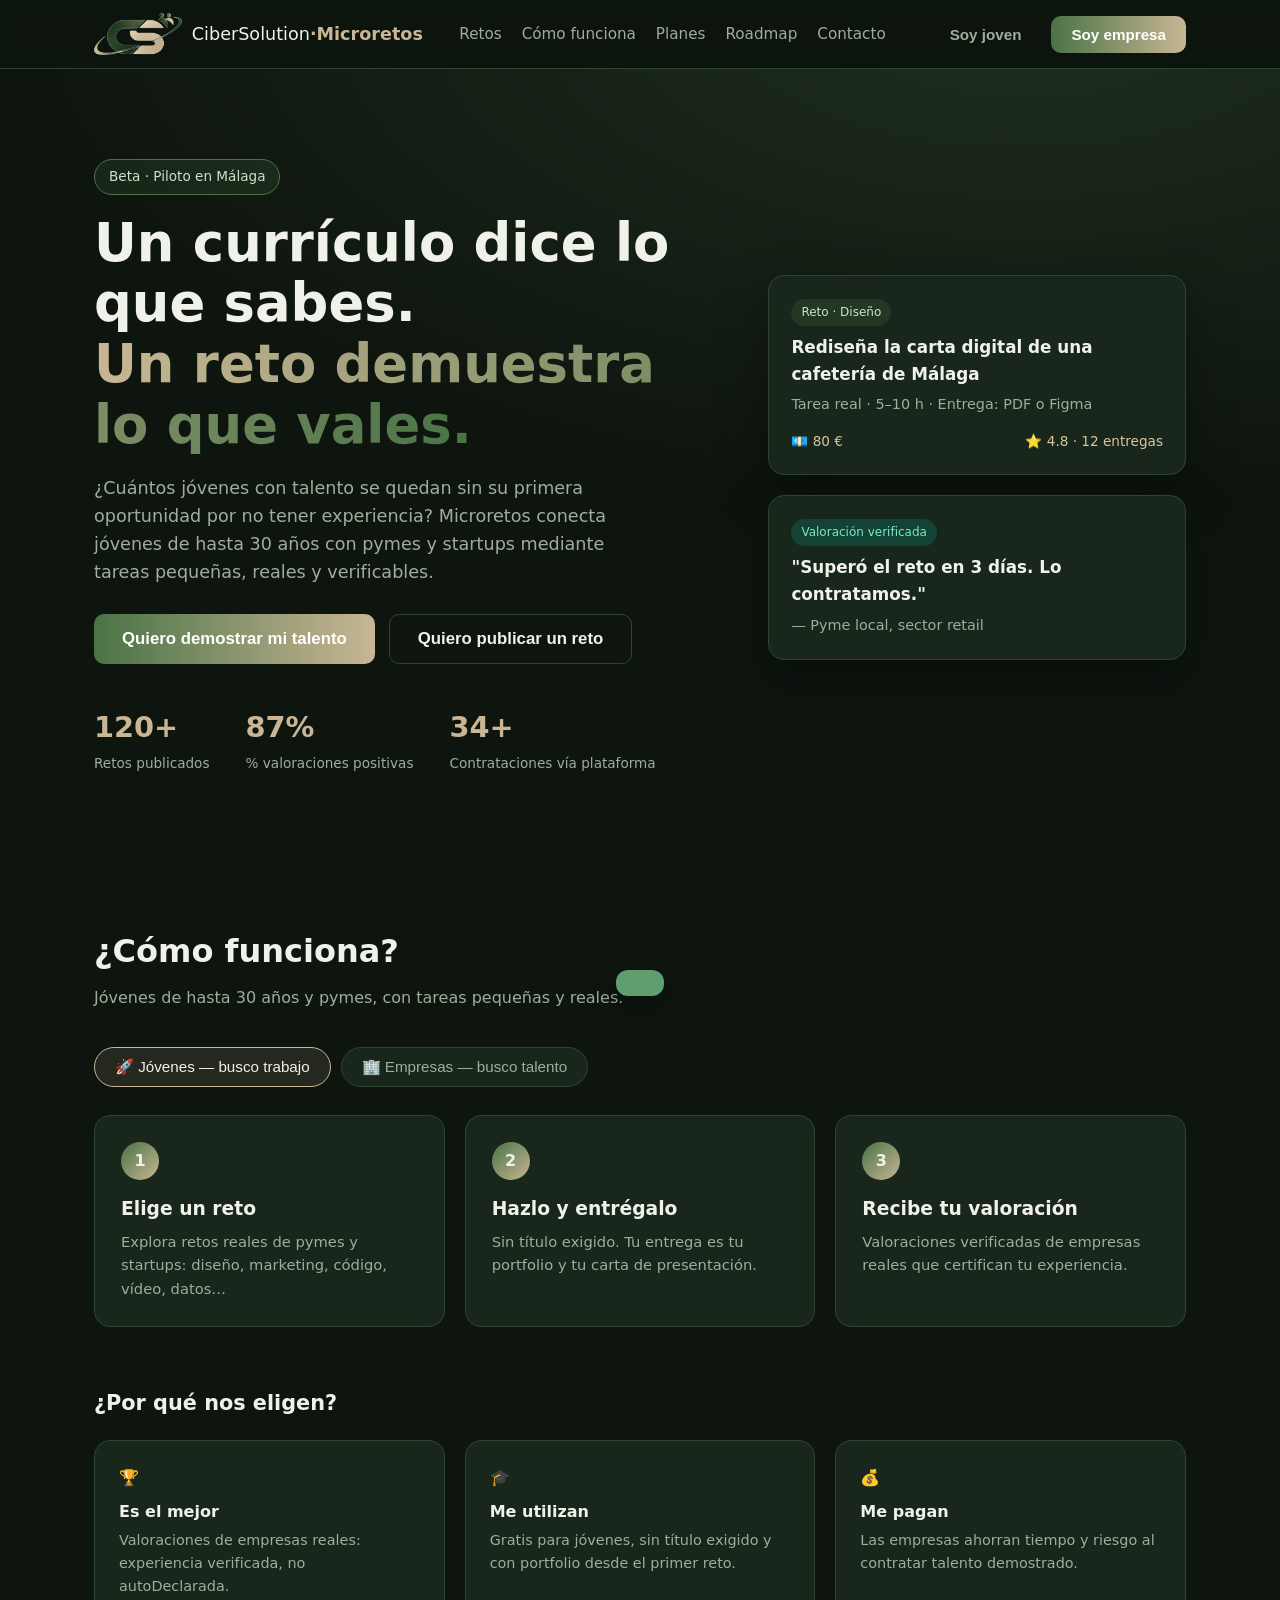
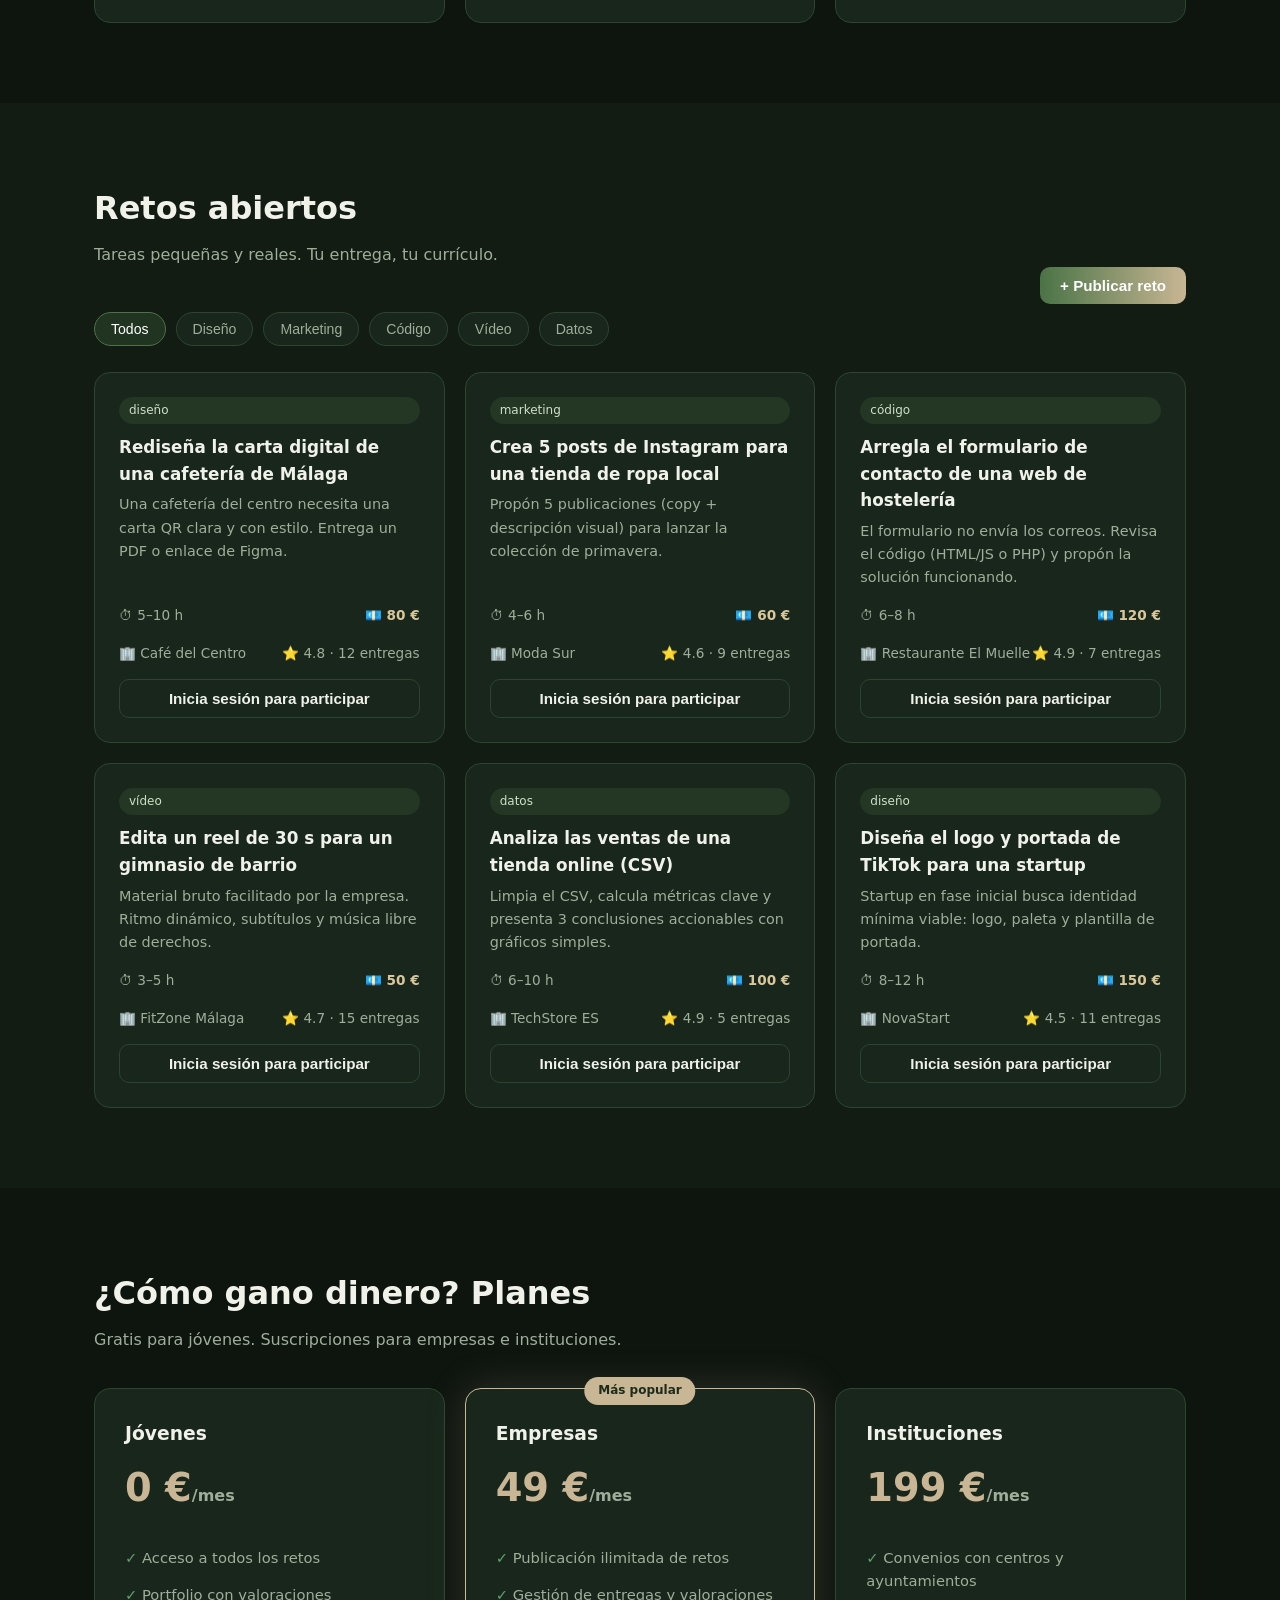
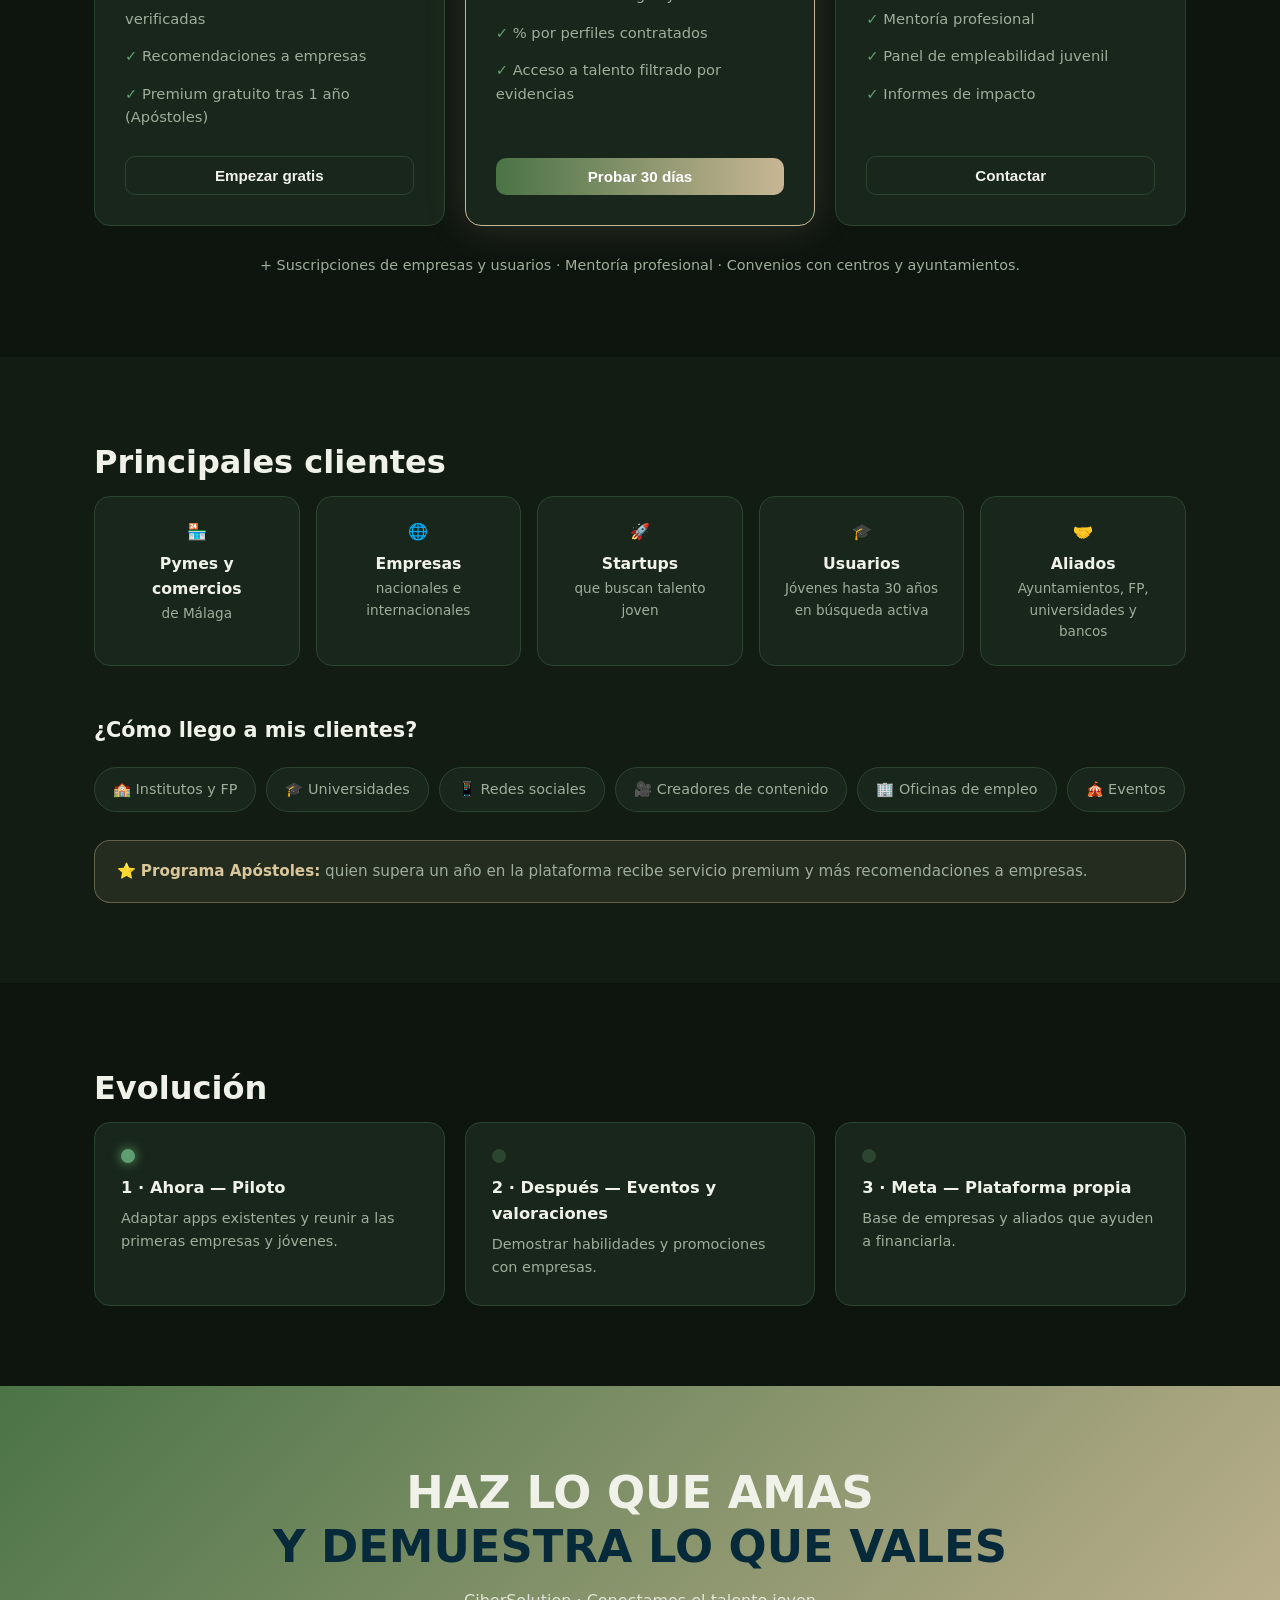
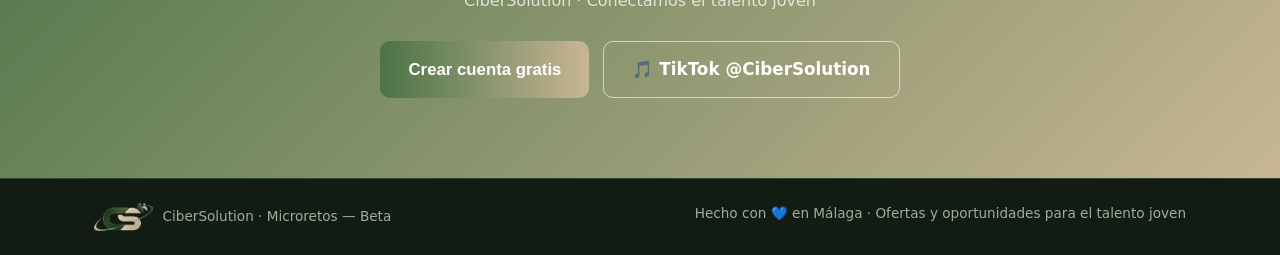
<file: archivos/cibersolution-microretos/index.html>
<!DOCTYPE html>
<html lang="es">
<head>
<meta charset="UTF-8">
<meta name="viewport" content="width=device-width, initial-scale=1.0">
<title>CiberSolution · Microretos — Un reto demuestra lo que vales</title>
<meta name="description" content="Microretos conecta jóvenes talento con pymes y startups a través de retos pequeños y reales. Un currículo dice lo que sabes. Un reto demuestra lo que vales.">
<link rel="stylesheet" href="css/style.css">
<link rel="icon" type="image/png" href="assets/img/logo.png">
</head>
<body>

<!-- ===== NAV ===== -->
<header class="nav" id="nav">
  <div class="container nav-inner">
    <a class="brand" href="#inicio">
      <img class="brand-logo" src="assets/img/logo.png" alt="Logo CiberSolution">
      <span class="brand-text">CiberSolution<b>·Microretos</b></span>
    </a>
    <nav class="nav-links" id="navLinks">
      <a href="#retos">Retos</a>
      <a href="#como-funciona">Cómo funciona</a>
      <a href="#planes">Planes</a>
      <a href="#evolucion">Roadmap</a>
      <a href="#contacto">Contacto</a>
    </nav>
    <div class="nav-actions" id="navActions">
      <button class="btn btn-ghost" onclick="openAuth('joven')">Soy joven</button>
      <button class="btn btn-primary" onclick="openAuth('empresa')">Soy empresa</button>
    </div>
    <button class="nav-toggle" id="navToggle" aria-label="Menú">☰</button>
  </div>
</header>

<!-- ===== HERO ===== -->
<section class="hero" id="inicio">
  <div class="container hero-grid">
    <div class="hero-copy">
      <span class="pill">Beta · Piloto en Málaga</span>
      <h1>Un currículo dice lo que sabes.<br><span class="grad">Un reto demuestra lo que vales.</span></h1>
      <p class="lead">¿Cuántos jóvenes con talento se quedan sin su primera oportunidad por no tener experiencia? Microretos conecta jóvenes de hasta 30 años con pymes y startups mediante tareas pequeñas, reales y verificables.</p>
      <div class="hero-cta">
        <button class="btn btn-primary btn-lg" onclick="openAuth('joven')">Quiero demostrar mi talento</button>
        <button class="btn btn-outline btn-lg" onclick="openAuth('empresa')">Quiero publicar un reto</button>
      </div>
      <div class="hero-stats">
        <div><b data-count="120">0</b><span>Retos publicados</span></div>
        <div><b data-count="87">0</b><span>% valoraciones positivas</span></div>
        <div><b data-count="34">0</b><span>Contrataciones vía plataforma</span></div>
      </div>
    </div>
    <div class="hero-card">
      <div class="reto-card floating">
        <div class="reto-tag">Reto · Diseño</div>
        <h3>Rediseña la carta digital de una cafetería de Málaga</h3>
        <p>Tarea real · 5–10 h · Entrega: PDF o Figma</p>
        <div class="reto-foot"><span>💶 80 €</span><span>⭐ 4.8 · 12 entregas</span></div>
      </div>
      <div class="reto-card floating d2">
        <div class="reto-tag green">Valoración verificada</div>
        <h3>"Superó el reto en 3 días. Lo contratamos."</h3>
        <p>— Pyme local, sector retail</p>
      </div>
    </div>
  </div>
</section>

<!-- ===== CÓMO FUNCIONA ===== -->
<section class="section" id="como-funciona">
  <div class="container">
    <h2 class="section-title">¿Cómo funciona?</h2>
    <p class="section-sub">Jóvenes de hasta 30 años y pymes, con tareas pequeñas y reales.</p>
    <div class="tabs">
      <button class="tab active" data-tab="joven" onclick="switchTab('joven')">🚀 Jóvenes — busco trabajo</button>
      <button class="tab" data-tab="empresa" onclick="switchTab('empresa')">🏢 Empresas — busco talento</button>
    </div>
    <div class="tab-panels">
      <div class="tab-panel active" id="panel-joven">
        <div class="steps">
          <div class="step"><div class="step-num">1</div><h3>Elige un reto</h3><p>Explora retos reales de pymes y startups: diseño, marketing, código, vídeo, datos…</p></div>
          <div class="step"><div class="step-num">2</div><h3>Hazlo y entrégalo</h3><p>Sin título exigido. Tu entrega es tu portfolio y tu carta de presentación.</p></div>
          <div class="step"><div class="step-num">3</div><h3>Recibe tu valoración</h3><p>Valoraciones verificadas de empresas reales que certifican tu experiencia.</p></div>
        </div>
      </div>
      <div class="tab-panel" id="panel-empresa">
        <div class="steps">
          <div class="step"><div class="step-num">1</div><h3>Publica un reto</h3><p>Define una tarea pequeña y real de tu negocio. Gratis en la beta.</p></div>
          <div class="step"><div class="step-num">2</div><h3>Recibe entregas</h3><p>Compara trabajos reales, no currículos. Ahorra tiempo y riesgo al contratar.</p></div>
          <div class="step"><div class="step-num">3</div><h3>Valora y contrata</h3><p>Valora a los jóvenes y, si encaja, contrátalos con evidencia de su trabajo.</p></div>
        </div>
      </div>
    </div>
    <div class="why">
      <h3>¿Por qué nos eligen?</h3>
      <div class="why-grid">
        <div class="why-item">🏆<h4>Es el mejor</h4><p>Valoraciones de empresas reales: experiencia verificada, no autoDeclarada.</p></div>
        <div class="why-item">🎓<h4>Me utilizan</h4><p>Gratis para jóvenes, sin título exigido y con portfolio desde el primer reto.</p></div>
        <div class="why-item">💰<h4>Me pagan</h4><p>Las empresas ahorran tiempo y riesgo al contratar talento demostrado.</p></div>
      </div>
    </div>
  </div>
</section>

<!-- ===== RETOS ===== -->
<section class="section alt" id="retos">
  <div class="container">
    <div class="section-head">
      <div>
        <h2 class="section-title">Retos abiertos</h2>
        <p class="section-sub">Tareas pequeñas y reales. Tu entrega, tu currículo.</p>
      </div>
      <button class="btn btn-primary" id="publishBtn" onclick="tryPublish()">+ Publicar reto</button>
    </div>
    <div class="filters" id="filters">
      <button class="chip active" data-cat="todos">Todos</button>
      <button class="chip" data-cat="diseño">Diseño</button>
      <button class="chip" data-cat="marketing">Marketing</button>
      <button class="chip" data-cat="código">Código</button>
      <button class="chip" data-cat="vídeo">Vídeo</button>
      <button class="chip" data-cat="datos">Datos</button>
    </div>
    <div class="retos-grid" id="retosGrid"></div>
  </div>
</section>

<!-- ===== PLANES ===== -->
<section class="section" id="planes">
  <div class="container">
    <h2 class="section-title">¿Cómo gano dinero? Planes</h2>
    <p class="section-sub">Gratis para jóvenes. Suscripciones para empresas e instituciones.</p>
    <div class="plans">
      <div class="plan">
        <h3>Jóvenes</h3>
        <div class="price">0 €<span>/mes</span></div>
        <ul><li>Acceso a todos los retos</li><li>Portfolio con valoraciones verificadas</li><li>Recomendaciones a empresas</li><li>Premium gratuito tras 1 año (Apóstoles)</li></ul>
        <button class="btn btn-outline" onclick="openAuth('joven')">Empezar gratis</button>
      </div>
      <div class="plan featured">
        <div class="plan-badge">Más popular</div>
        <h3>Empresas</h3>
        <div class="price">49 €<span>/mes</span></div>
        <ul><li>Publicación ilimitada de retos</li><li>Gestión de entregas y valoraciones</li><li>% por perfiles contratados</li><li>Acceso a talento filtrado por evidencias</li></ul>
        <button class="btn btn-primary" onclick="openAuth('empresa')">Probar 30 días</button>
      </div>
      <div class="plan">
        <h3>Instituciones</h3>
        <div class="price">199 €<span>/mes</span></div>
        <ul><li>Convenios con centros y ayuntamientos</li><li>Mentoría profesional</li><li>Panel de empleabilidad juvenil</li><li>Informes de impacto</li></ul>
        <button class="btn btn-outline" onclick="openAuth('empresa')">Contactar</button>
      </div>
    </div>
    <p class="plans-note">+ Suscripciones de empresas y usuarios · Mentoría profesional · Convenios con centros y ayuntamientos.</p>
  </div>
</section>

<!-- ===== CLIENTES Y ALIADOS ===== -->
<section class="section alt" id="clientes">
  <div class="container">
    <h2 class="section-title">Principales clientes</h2>
    <div class="clients-grid">
      <div class="client-card">🏪<h4>Pymes y comercios</h4><p>de Málaga</p></div>
      <div class="client-card">🌐<h4>Empresas</h4><p>nacionales e internacionales</p></div>
      <div class="client-card">🚀<h4>Startups</h4><p>que buscan talento joven</p></div>
      <div class="client-card">🎓<h4>Usuarios</h4><p>Jóvenes hasta 30 años en búsqueda activa</p></div>
      <div class="client-card">🤝<h4>Aliados</h4><p>Ayuntamientos, FP, universidades y bancos</p></div>
    </div>
    <h3 class="sub-title">¿Cómo llego a mis clientes?</h3>
    <div class="channels">
      <span>🏫 Institutos y FP</span><span>🎓 Universidades</span><span>📱 Redes sociales</span>
      <span>🎥 Creadores de contenido</span><span>🏢 Oficinas de empleo</span><span>🎪 Eventos</span>
    </div>
    <p class="apostoles">⭐ <b>Programa Apóstoles:</b> quien supera un año en la plataforma recibe servicio premium y más recomendaciones a empresas.</p>
  </div>
</section>

<!-- ===== ROADMAP ===== -->
<section class="section" id="evolucion">
  <div class="container">
    <h2 class="section-title">Evolución</h2>
    <div class="roadmap">
      <div class="road-step done"><span class="road-dot"></span><h3>1 · Ahora — Piloto</h3><p>Adaptar apps existentes y reunir a las primeras empresas y jóvenes.</p></div>
      <div class="road-step"><span class="road-dot"></span><h3>2 · Después — Eventos y valoraciones</h3><p>Demostrar habilidades y promociones con empresas.</p></div>
      <div class="road-step"><span class="road-dot"></span><h3>3 · Meta — Plataforma propia</h3><p>Base de empresas y aliados que ayuden a financiarla.</p></div>
    </div>
  </div>
</section>

<!-- ===== CTA / CONTACTO ===== -->
<section class="section cta" id="contacto">
  <div class="container cta-inner">
    <h2>HAZ LO QUE AMAS<br><span>Y DEMUESTRA LO QUE VALES</span></h2>
    <p>CiberSolution · Conectamos el talento joven</p>
    <div class="hero-cta center">
      <button class="btn btn-primary btn-lg" onclick="openAuth('joven')">Crear cuenta gratis</button>
      <a class="btn btn-outline btn-lg" href="https://tiktok.com" target="_blank" rel="noopener">🎵 TikTok @CiberSolution</a>
    </div>
  </div>
</section>

<footer class="footer">
  <div class="container footer-inner">
    <span class="footer-brand"><img src="assets/img/logo.png" alt="CiberSolution"> CiberSolution · Microretos — Beta</span>
    <span>Hecho con 💙 en Málaga · Ofertas y oportunidades para el talento joven</span>
  </div>
</footer>

<!-- ===== MODAL ===== -->
<div class="modal-overlay" id="modalOverlay" onclick="closeModal(event)">
  <div class="modal" id="modalBox"></div>
</div>

<div class="toast" id="toast"></div>

<script src="js/app.js"></script>
</body>
</html>
</file>
<file: archivos/cibersolution-microretos/css/style.css>
:root{
  --bg:#0e150f; --bg2:#121c13; --card:#18261b; --line:#2c4530;
  --text:#f0f2ea; --muted:#9fae9b;
  --primary:#4a7346; --primary2:#c8b694; --accent:#d9c79b;
  --green:#5f9e6e; --radius:16px;
}
*{margin:0;padding:0;box-sizing:border-box}
html{scroll-behavior:smooth}
body{font-family:'Segoe UI',system-ui,-apple-system,sans-serif;background:var(--bg);color:var(--text);line-height:1.6}
.container{max-width:1140px;margin:0 auto;padding:0 24px}
.grad{background:linear-gradient(90deg,var(--primary2),var(--primary));-webkit-background-clip:text;background-clip:text;color:transparent}
.pill{display:inline-block;background:rgba(74,115,70,.18);border:1px solid var(--primary);color:#cfe0c8;padding:6px 14px;border-radius:999px;font-size:.85rem;margin-bottom:18px}

/* NAV */
.nav{position:sticky;top:0;z-index:50;background:rgba(14,21,15,.85);backdrop-filter:blur(10px);border-bottom:1px solid var(--line)}
.nav-inner{display:flex;align-items:center;gap:24px;height:68px}
.brand{display:flex;align-items:center;gap:10px;text-decoration:none;color:var(--text);font-size:1.1rem}
.brand-logo{height:42px;width:auto;display:block}
.brand-text b{color:var(--primary2)}
.nav-links{display:flex;gap:20px;margin-left:auto}
.nav-links a{color:var(--muted);text-decoration:none;font-size:.95rem}
.nav-links a:hover{color:var(--text)}
.nav-actions{display:flex;gap:10px;margin-left:20px}
.nav-actions.user{margin-left:auto;display:flex;align-items:center;gap:10px}
.nav-actions.user span{font-size:.9rem;color:var(--primary2)}
.nav-toggle{display:none;background:none;border:none;color:var(--text);font-size:1.5rem;cursor:pointer}

/* BUTTONS */
.btn{border:none;border-radius:10px;padding:10px 20px;font-size:.95rem;font-weight:600;cursor:pointer;transition:.2s;text-decoration:none;display:inline-block}
.btn-primary{background:linear-gradient(90deg,var(--primary),var(--primary2));color:#fff}
.btn-primary:hover{transform:translateY(-2px);box-shadow:0 8px 24px rgba(74,115,70,.45)}
.btn-outline{background:transparent;border:1px solid var(--line);color:var(--text)}
.btn-outline:hover{border-color:var(--primary2)}
.btn-ghost{background:transparent;color:var(--muted)}
.btn-ghost:hover{color:var(--text)}
.btn-lg{padding:14px 28px;font-size:1.05rem}
.btn-danger{background:#d63031;color:#fff}

/* HERO */
.hero{padding:90px 0 70px;background:radial-gradient(1000px 500px at 80% -10%,rgba(74,115,70,.28),transparent),var(--bg)}
.hero-grid{display:grid;grid-template-columns:1.2fr .8fr;gap:48px;align-items:center}
.hero h1{font-size:clamp(2rem,4.5vw,3.3rem);line-height:1.15;margin-bottom:18px}
.lead{color:var(--muted);font-size:1.1rem;max-width:560px;margin-bottom:28px}
.hero-cta{display:flex;gap:14px;flex-wrap:wrap}
.hero-cta.center{justify-content:center}
.hero-stats{display:flex;gap:36px;margin-top:40px}
.hero-stats b{font-size:1.8rem;color:var(--primary2);display:block}
.hero-stats span{color:var(--muted);font-size:.85rem}
.hero-card{display:flex;flex-direction:column;gap:20px}
.reto-card{background:var(--card);border:1px solid var(--line);border-radius:var(--radius);padding:22px;box-shadow:0 20px 50px rgba(0,0,0,.35)}
.reto-card h3{font-size:1.05rem;margin:8px 0 6px}
.reto-card p{color:var(--muted);font-size:.9rem}
.reto-tag{display:inline-block;background:rgba(74,115,70,.22);color:#cfe0c8;font-size:.75rem;padding:4px 10px;border-radius:999px}
.reto-tag.green{background:rgba(0,184,148,.2);color:#7de8c8}
.reto-foot{display:flex;justify-content:space-between;margin-top:14px;font-size:.85rem;color:var(--accent)}
.floating{animation:float 5s ease-in-out infinite}
.d2{animation-delay:2.2s}
@keyframes float{0%,100%{transform:translateY(0)}50%{transform:translateY(-12px)}}

/* SECTIONS */
.section{padding:80px 0}
.section.alt{background:var(--bg2)}
.section-title{font-size:2rem;margin-bottom:8px}
.section-sub{color:var(--muted);margin-bottom:36px}
.section-head{display:flex;justify-content:space-between;align-items:flex-end;gap:20px;flex-wrap:wrap;margin-bottom:8px}
.sub-title{margin:48px 0 20px;font-size:1.3rem}

/* TABS */
.tabs{display:flex;gap:10px;flex-wrap:wrap;margin-bottom:28px}
.tab{background:var(--card);border:1px solid var(--line);color:var(--muted);padding:10px 20px;border-radius:999px;cursor:pointer;font-size:.95rem}
.tab.active{border-color:var(--primary2);color:var(--text);background:rgba(200,182,148,.12)}
.tab-panel{display:none}
.tab-panel.active{display:block}
.steps{display:grid;grid-template-columns:repeat(3,1fr);gap:20px}
.step{background:var(--card);border:1px solid var(--line);border-radius:var(--radius);padding:26px}
.step-num{width:38px;height:38px;border-radius:50%;background:linear-gradient(135deg,var(--primary),var(--primary2));display:flex;align-items:center;justify-content:center;font-weight:700;margin-bottom:14px}
.step p{color:var(--muted);font-size:.92rem;margin-top:6px}

/* WHY */
.why{margin-top:60px}
.why h3{font-size:1.3rem;margin-bottom:20px}
.why-grid{display:grid;grid-template-columns:repeat(3,1fr);gap:20px}
.why-item{background:var(--card);border:1px solid var(--line);border-radius:var(--radius);padding:24px}
.why-item h4{margin:8px 0 4px}
.why-item p{color:var(--muted);font-size:.9rem}

/* FILTERS + RETOS */
.filters{display:flex;gap:10px;flex-wrap:wrap;margin-bottom:26px}
.chip{background:var(--card);border:1px solid var(--line);color:var(--muted);padding:8px 16px;border-radius:999px;cursor:pointer;font-size:.88rem}
.chip.active{border-color:var(--primary);color:#fff;background:rgba(74,115,70,.28)}
.retos-grid{display:grid;grid-template-columns:repeat(auto-fill,minmax(300px,1fr));gap:20px}
.reto{background:var(--card);border:1px solid var(--line);border-radius:var(--radius);padding:24px;display:flex;flex-direction:column;transition:.2s}
.reto:hover{transform:translateY(-4px);border-color:var(--primary)}
.reto h3{font-size:1.05rem;margin:10px 0 6px}
.reto .desc{color:var(--muted);font-size:.9rem;flex:1}
.reto-meta{display:flex;justify-content:space-between;margin-top:16px;font-size:.85rem;color:var(--muted)}
.reto-meta b{color:var(--accent)}
.reto .btn{margin-top:14px}
.empty{grid-column:1/-1;text-align:center;color:var(--muted);padding:40px}

/* PLANS */
.plans{display:grid;grid-template-columns:repeat(3,1fr);gap:20px}
.plan{background:var(--card);border:1px solid var(--line);border-radius:var(--radius);padding:30px;position:relative;display:flex;flex-direction:column}
.plan.featured{border-color:var(--primary2);box-shadow:0 0 40px rgba(200,182,148,.18)}
.plan-badge{position:absolute;top:-12px;left:50%;transform:translateX(-50%);background:var(--primary2);color:#1c2b1a;font-size:.75rem;font-weight:700;padding:4px 14px;border-radius:999px}
.plan h3{margin-bottom:8px}
.price{font-size:2.4rem;font-weight:700;color:var(--primary2)}
.price span{font-size:1rem;color:var(--muted)}
.plan ul{list-style:none;margin:20px 0;flex:1}
.plan li{padding:7px 0;color:var(--muted);font-size:.92rem}
.plan li::before{content:"✓ ";color:var(--green)}
.plans-note{text-align:center;color:var(--muted);margin-top:28px;font-size:.9rem}

/* CLIENTES */
.clients-grid{display:grid;grid-template-columns:repeat(auto-fit,minmax(190px,1fr));gap:16px;margin-bottom:10px}
.client-card{background:var(--card);border:1px solid var(--line);border-radius:var(--radius);padding:22px;text-align:center}
.client-card h4{font-size:.98rem;margin:6px 0 2px}
.client-card p{color:var(--muted);font-size:.85rem}
.channels{display:flex;gap:10px;flex-wrap:wrap}
.channels span{background:var(--card);border:1px solid var(--line);padding:10px 18px;border-radius:999px;font-size:.9rem;color:var(--muted)}
.apostoles{margin-top:28px;background:rgba(217,199,155,.09);border:1px solid rgba(217,199,155,.35);border-radius:var(--radius);padding:18px 22px;color:var(--muted);font-size:.95rem}
.apostoles b{color:var(--accent)}

/* ROADMAP */
.roadmap{display:grid;grid-template-columns:repeat(3,1fr);gap:20px}
.road-step{background:var(--card);border:1px solid var(--line);border-radius:var(--radius);padding:26px;position:relative}
.road-step h3{font-size:1.02rem;margin:12px 0 6px}
.road-step p{color:var(--muted);font-size:.9rem}
.road-dot{display:block;width:14px;height:14px;border-radius:50%;background:var(--line)}
.road-step.done .road-dot{background:var(--green);box-shadow:0 0 12px var(--green)}

/* CTA */
.cta{background:linear-gradient(135deg,var(--primary),var(--primary2));text-align:center}
.cta h2{font-size:clamp(1.8rem,4vw,2.8rem);line-height:1.2}
.cta h2 span{color:#062a3a}
.cta p{margin:14px 0 28px;opacity:.85}
.cta .btn-outline{border-color:rgba(255,255,255,.6);color:#fff}
.footer{border-top:1px solid var(--line);padding:24px 0;background:var(--bg2)}
.footer-inner{display:flex;justify-content:space-between;gap:12px;flex-wrap:wrap;color:var(--muted);font-size:.85rem}

/* MODAL */
.modal-overlay{display:none;position:fixed;inset:0;background:rgba(5,10,6,.78);backdrop-filter:blur(4px);z-index:100;align-items:center;justify-content:center;padding:20px}
.modal-overlay.open{display:flex}
.modal{background:var(--card);border:1px solid var(--line);border-radius:20px;padding:32px;width:100%;max-width:460px;max-height:90vh;overflow-y:auto;animation:pop .25s ease}
@keyframes pop{from{transform:scale(.95);opacity:0}to{transform:scale(1);opacity:1}}
.modal h2{font-size:1.35rem;margin-bottom:6px}
.modal .msub{color:var(--muted);font-size:.9rem;margin-bottom:20px}
.modal label{display:block;font-size:.85rem;color:var(--muted);margin:14px 0 6px}
.modal input,.modal select,.modal textarea{width:100%;background:var(--bg);border:1px solid var(--line);border-radius:10px;color:var(--text);padding:11px 14px;font-size:.95rem;font-family:inherit}
.modal textarea{resize:vertical;min-height:90px}
.modal .btn{width:100%;margin-top:20px}
.modal .switch{margin-top:16px;text-align:center;font-size:.88rem;color:var(--muted)}
.modal .switch a{color:var(--primary2);cursor:pointer}
.role-pick{display:grid;grid-template-columns:1fr 1fr;gap:12px;margin-bottom:6px}
.role-pick button{background:var(--bg);border:1px solid var(--line);border-radius:12px;color:var(--muted);padding:16px;cursor:pointer;font-size:.95rem}
.role-pick button.active{border-color:var(--primary2);color:var(--text);background:rgba(200,182,148,.1)}

/* TOAST */
.toast{position:fixed;bottom:24px;left:50%;transform:translateX(-50%) translateY(120px);background:var(--green);color:#fff;padding:13px 24px;border-radius:12px;font-weight:600;z-index:200;transition:.35s;box-shadow:0 10px 30px rgba(0,0,0,.4)}
.toast.show{transform:translateX(-50%) translateY(0)}

/* RESPONSIVE */
@media(max-width:900px){
  .hero-grid{grid-template-columns:1fr}
  .hero-card{flex-direction:row}
  .steps,.why-grid,.plans,.roadmap{grid-template-columns:1fr}
  .nav-links{display:none;position:absolute;top:68px;left:0;right:0;background:var(--bg2);flex-direction:column;padding:20px 24px;border-bottom:1px solid var(--line)}
  .nav-links.open{display:flex}
  .nav-actions{display:none}
  .nav-actions.user{display:flex}
  .nav-toggle{display:block;margin-left:auto}
  .hero-card{flex-direction:column}
}

.footer-brand{display:flex;align-items:center;gap:10px}
.footer-brand img{height:28px;width:auto}
</file>
